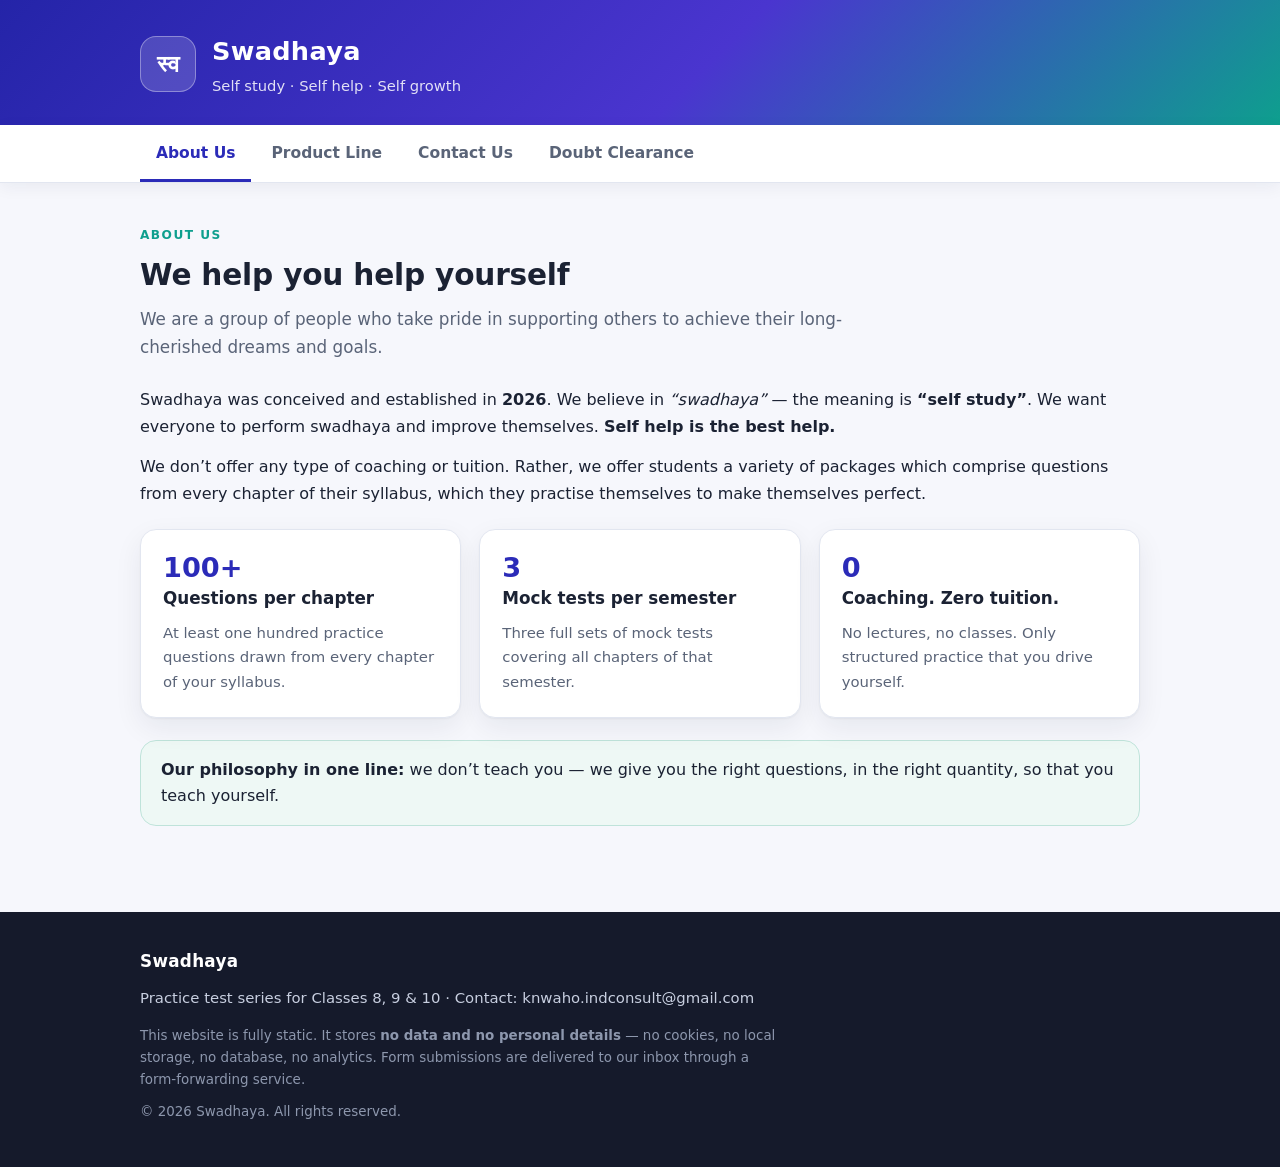
<file: index.html>
<!DOCTYPE html>
<html lang="en">
<head>
<meta charset="utf-8">
<meta name="viewport" content="width=device-width, initial-scale=1">
<meta name="theme-color" content="#2b2bb8">
<title>Swadhaya — Practice Test Series for Classes 8, 9 &amp; 10</title>
<meta name="description" content="Swadhaya offers self-practice question packages and mock test series for CBSE/NCERT students of Classes 8, 9 and 10. Self study is the best help.">
<link rel="icon" href="data:image/svg+xml,<svg xmlns='http://www.w3.org/2000/svg' viewBox='0 0 100 100'><rect width='100' height='100' rx='22' fill='%232b2bb8'/><text x='50' y='68' font-size='54' font-family='sans-serif' fill='white' text-anchor='middle'>स्व</text></svg>">

<style>
  :root{
    --bg:#f6f7fc;
    --surface:#ffffff;
    --ink:#1b2233;
    --muted:#5a6478;
    --brand:#2b2bb8;
    --brand-dark:#1f1f93;
    --accent:#0e9f8e;
    --line:#e2e6f0;
    --danger:#c0322b;
    --radius:16px;
    --shadow:0 1px 2px rgba(20,30,60,.05), 0 10px 28px rgba(20,30,60,.07);
  }

  *,*::before,*::after{box-sizing:border-box}
  html{scroll-behavior:smooth}
  body{
    margin:0;
    font-family:system-ui,-apple-system,"Segoe UI",Roboto,"Helvetica Neue",Arial,sans-serif;
    background:var(--bg);
    color:var(--ink);
    line-height:1.65;
    -webkit-font-smoothing:antialiased;
  }
  a{color:var(--brand)}
  a:hover{color:var(--brand-dark)}

  .wrap{max-width:1040px;margin:0 auto;padding-left:20px;padding-right:20px}

  /* ---------- Header ---------- */
  .site-head{
    background:linear-gradient(135deg,#2424a8 0%,#4a35cf 55%,#0e9f8e 100%);
    color:#fff;
    padding:30px 0 26px;
  }
  .brand{display:flex;align-items:center;gap:16px}
  .mark{
    width:56px;height:56px;flex:0 0 56px;
    border-radius:16px;
    background:rgba(255,255,255,.16);
    border:1px solid rgba(255,255,255,.35);
    display:grid;place-items:center;
    font-size:1.45rem;font-weight:700;
    letter-spacing:.5px;
  }
  .brand h1{margin:0;font-size:1.6rem;letter-spacing:.3px}
  .brand .tagline{margin:2px 0 0;font-size:.92rem;color:rgba(255,255,255,.85)}

  /* ---------- Tabs ---------- */
  .tabs-wrap{
    position:sticky;top:0;z-index:30;
    background:var(--surface);
    border-bottom:1px solid var(--line);
    box-shadow:0 4px 16px rgba(20,30,60,.06);
  }
  .tabs{display:flex;gap:4px;overflow-x:auto;scrollbar-width:thin}
  .tabs [role="tab"]{
    appearance:none;background:transparent;border:0;
    font:inherit;font-weight:600;font-size:.97rem;
    color:var(--muted);
    padding:16px 16px 13px;
    cursor:pointer;
    white-space:nowrap;
    border-bottom:3px solid transparent;
    transition:color .15s, background .15s, border-color .15s;
  }
  .tabs [role="tab"]:hover{color:var(--ink);background:#f3f5fb}
  .tabs [role="tab"][aria-selected="true"]{color:var(--brand);border-bottom-color:var(--brand)}
  .tabs [role="tab"]:focus-visible{outline:2px solid var(--brand);outline-offset:-3px;border-radius:8px 8px 0 0}

  /* ---------- Panels ---------- */
  .panel{padding-top:38px;padding-bottom:64px;animation:fade .25s ease both}
  .panel[hidden]{display:none}
  @keyframes fade{from{opacity:0;transform:translateY(6px)}to{opacity:1;transform:none}}

  h2{margin:0 0 6px;font-size:clamp(1.45rem,2.6vw,1.85rem);letter-spacing:-.2px}
  h3{margin:0 0 8px;font-size:1.05rem}
  .lead{color:var(--muted);font-size:1.05rem;max-width:70ch;margin:0 0 26px}
  p{margin:0 0 14px}
  .eyebrow{
    display:inline-block;font-size:.76rem;font-weight:700;letter-spacing:.12em;
    text-transform:uppercase;color:var(--accent);margin-bottom:6px;
  }

  /* ---------- Cards / grid ---------- */
  .grid{display:grid;gap:18px;grid-template-columns:repeat(auto-fit,minmax(240px,1fr));margin:22px 0}
  .card{
    background:var(--surface);
    border:1px solid var(--line);
    border-radius:var(--radius);
    padding:22px;
    box-shadow:var(--shadow);
  }
  .card p:last-child{margin-bottom:0}
  .stat{
    font-size:1.7rem;font-weight:800;color:var(--brand);
    line-height:1.15;display:block;margin-bottom:2px;
  }
  .card .sub{color:var(--muted);font-size:.93rem}

  .class-card{text-align:center}
  .class-card .num{
    display:inline-grid;place-items:center;
    width:60px;height:60px;border-radius:50%;
    background:linear-gradient(135deg,var(--brand),var(--accent));
    color:#fff;font-weight:800;font-size:1.35rem;margin-bottom:10px;
  }

  /* ---------- Lists ---------- */
  .steps{counter-reset:s;list-style:none;padding:0;margin:18px 0;display:grid;gap:16px}
  .steps li{position:relative;padding-left:46px;margin:0}
  .steps li::before{
    counter-increment:s;content:counter(s);
    position:absolute;left:0;top:1px;
    width:32px;height:32px;border-radius:50%;
    background:var(--brand);color:#fff;
    display:grid;place-items:center;
    font-weight:700;font-size:.9rem;
  }
  .steps strong{display:block}

  /* ---------- Callouts ---------- */
  .callout{
    background:#fff9e8;border:1px solid #f0e0ac;
    border-radius:var(--radius);padding:16px 20px;margin:22px 0;
  }
  .callout.info{background:#eef4ff;border-color:#c9d9f7}
  .callout.privacy{background:#eef8f5;border-color:#bfe3da}
  .callout p:last-child{margin-bottom:0}

  /* ---------- Forms ---------- */
  .form-card{
    background:var(--surface);border:1px solid var(--line);
    border-radius:var(--radius);padding:26px;box-shadow:var(--shadow);
    max-width:760px;
  }
  .form-grid{display:grid;grid-template-columns:1fr 1fr;gap:0 20px}
  .form-grid .full{grid-column:1 / -1}
  @media (max-width:660px){.form-grid{grid-template-columns:1fr}}

  .field{margin-bottom:18px}
  .field label{display:block;font-weight:600;font-size:.92rem;margin-bottom:7px}
  .req{color:var(--danger)}
  .hint{display:block;font-weight:400;font-size:.83rem;color:var(--muted);margin-top:2px}

  input[type="text"],input[type="tel"],select,textarea{
    width:100%;padding:12px 14px;
    font:inherit;font-size:.97rem;color:var(--ink);
    background:#fdfdff;
    border:1px solid var(--line);
    border-radius:11px;
    transition:border-color .15s, box-shadow .15s, background .15s;
  }
  textarea{resize:vertical;min-height:110px}
  input:focus,select:focus,textarea:focus{
    outline:none;background:#fff;
    border-color:var(--brand);
    box-shadow:0 0 0 4px rgba(43,43,184,.13);
  }
  .field.invalid input,.field.invalid textarea,.field.invalid select{
    border-color:var(--danger);background:#fffafa;
  }
  .field.invalid input:focus,.field.invalid textarea:focus{
    box-shadow:0 0 0 4px rgba(192,50,43,.13);
  }
  .err{display:none;color:var(--danger);font-size:.84rem;margin-top:6px}
  .field.invalid .err{display:block}

  .actions{display:flex;gap:12px;flex-wrap:wrap;margin-top:4px}

  .btn{
    display:inline-flex;align-items:center;justify-content:center;gap:8px;
    font:inherit;font-weight:600;font-size:.97rem;
    padding:12px 24px;border-radius:11px;border:1px solid transparent;
    background:var(--brand);color:#fff;cursor:pointer;
    transition:background .15s, transform .06s, box-shadow .15s;
    box-shadow:0 6px 16px rgba(43,43,184,.22);
  }
  .btn:hover{background:var(--brand-dark)}
  .btn:active{transform:translateY(1px)}
  .btn:focus-visible{outline:3px solid rgba(43,43,184,.35);outline-offset:2px}
  .btn[disabled]{opacity:.65;cursor:progress;box-shadow:none}
  .btn.ghost{
    background:#fff;color:var(--brand);border-color:#c9cdf0;box-shadow:none;
  }
  .btn.ghost:hover{background:#f3f4ff}

  /* ---------- Result box ---------- */
  .result{
    margin-top:24px;padding:20px;
    border-radius:var(--radius);
  }
  .result[hidden]{display:none}
  .result h3{margin:0 0 8px;font-size:1.02rem}
  .result p{margin:0}
  .result.sending{background:#eef4ff;border:1px solid #c9d9f7;color:#1f3a8a}
  .result.ok{background:#eef8f5;border:1px solid #bfe3da;color:#0b6b5e}
  .result.fail{background:#fff0f0;border:1px solid #f3c2c2;color:#8b2020}

  /* ---------- Footer ---------- */
  .site-foot{
    background:#151a2b;color:#c8cfe0;
    padding:36px 0 44px;font-size:.93rem;
  }
  .site-foot a{color:#8fb8ff}
  .site-foot .foot-brand{
    color:#fff;font-weight:700;font-size:1.05rem;letter-spacing:.3px;margin:0 0 10px;
  }
  .site-foot .small{font-size:.84rem;color:#8d97ad;margin:10px 0 0;max-width:75ch}

  .noscript{
    background:#fff0f0;border:1px solid #f3c2c2;color:#8b2020;
    padding:14px 18px;border-radius:12px;margin:20px 0;
  }

  @media (prefers-reduced-motion:reduce){
    *{animation:none!important;transition:none!important;scroll-behavior:auto!important}
  }
</style>
</head>
<body>

<!-- ================= HEADER ================= -->
<header class="site-head">
  <div class="wrap">
    <div class="brand">
      <div class="mark" aria-hidden="true">स्व</div>
      <div>
        <h1>Swadhaya</h1>
        <p class="tagline">Self study · Self help · Self growth</p>
      </div>
    </div>
  </div>
</header>

<!-- ================= TABS ================= -->
<nav class="tabs-wrap" aria-label="Main navigation">
  <div class="wrap">
    <div class="tabs" role="tablist" aria-label="Website sections">
      <button role="tab" id="tab-about"    aria-controls="about"    aria-selected="true"  tabindex="0">About Us</button>
      <button role="tab" id="tab-products" aria-controls="products" aria-selected="false" tabindex="-1">Product Line</button>
      <button role="tab" id="tab-contact"  aria-controls="contact"  aria-selected="false" tabindex="-1">Contact Us</button>
      <button role="tab" id="tab-doubts"   aria-controls="doubts"   aria-selected="false" tabindex="-1">Doubt Clearance</button>
    </div>
  </div>
</nav>

<main id="main">

  <noscript>
    <div class="wrap"><p class="noscript"><strong>JavaScript is off.</strong> You can still submit the Contact Us and Doubt Clearance forms — they will be delivered to us automatically.</p></div>
  </noscript>

  <!-- ============================================================
       TAB 1 — ABOUT US
  ============================================================= -->
  <section class="panel wrap" id="about" role="tabpanel" aria-labelledby="tab-about">
    <span class="eyebrow">About Us</span>
    <h2>We help you help yourself</h2>
    <p class="lead">
      We are a group of people who take pride in supporting others to achieve their
      long-cherished dreams and goals.
    </p>

    <p>
      Swadhaya was conceived and established in <strong>2026</strong>. We believe in
      <em>“swadhaya”</em> — the meaning is <strong>“self study”</strong>. We want everyone to
      perform swadhaya and improve themselves. <strong>Self help is the best help.</strong>
    </p>

    <p>
      We don’t offer any type of coaching or tuition. Rather, we offer students a variety of
      packages which comprise questions from every chapter of their syllabus, which they
      practise themselves to make themselves perfect.
    </p>

    <div class="grid">
      <div class="card">
        <span class="stat">100+</span>
        <h3>Questions per chapter</h3>
        <p class="sub">At least one hundred practice questions drawn from every chapter of your syllabus.</p>
      </div>
      <div class="card">
        <span class="stat">3</span>
        <h3>Mock tests per semester</h3>
        <p class="sub">Three full sets of mock tests covering all chapters of that semester.</p>
      </div>
      <div class="card">
        <span class="stat">0</span>
        <h3>Coaching. Zero tuition.</h3>
        <p class="sub">No lectures, no classes. Only structured practice that you drive yourself.</p>
      </div>
    </div>

    <div class="callout privacy">
      <p><strong>Our philosophy in one line:</strong> we don’t teach you — we give you the
      right questions, in the right quantity, so that you teach yourself.</p>
    </div>
  </section>

  <!-- ============================================================
       TAB 2 — PRODUCT LINE
  ============================================================= -->
  <section class="panel wrap" id="products" role="tabpanel" aria-labelledby="tab-products" hidden>
    <span class="eyebrow">Product Line</span>
    <h2>Practice test series</h2>
    <p class="lead">
      At present we offer practice test series for students of standard <strong>8th, 9th and 10th</strong>.
    </p>

    <div class="grid">
      <div class="card class-card">
        <span class="num">8</span>
        <h3>Class 8</h3>
        <p class="sub">Chapter-wise question sets + 3 full-semester mock tests</p>
      </div>
      <div class="card class-card">
        <span class="num">9</span>
        <h3>Class 9</h3>
        <p class="sub">Chapter-wise question sets + 3 full-semester mock tests</p>
      </div>
      <div class="card class-card">
        <span class="num">10</span>
        <h3>Class 10</h3>
        <p class="sub">Chapter-wise question sets + 3 full-semester mock tests</p>
      </div>
    </div>

    <h3 style="margin-top:34px">How to get started</h3>
    <ol class="steps">
      <li>
        <strong>Tell us what you want to practise</strong>
        Go to the <a href="#contact">Contact Us</a> section and mention the
        chapter name along with the subject you wish to practise.
      </li>
      <li>
        <strong>We share the exam link</strong>
        As soon as we receive your request, we send you the exam link for that chapter.
      </li>
      <li>
        <strong>Practise on your own</strong>
        Attempt the question set at your own pace, then review your answers and improve.
      </li>
      <li>
        <strong>Finish with the mock tests</strong>
        Complete three mock tests covering all chapters of the semester to check your readiness.
      </li>
    </ol>

    <div class="callout">
      <p><strong>Please note:</strong> chapter names should be as per <strong>CBSE / NCERT</strong>.
      Just reach the <a href="#contact">Contact Us</a> section and mention the
      chapter name with the subject you wish to practise — we’ll share the exam link with you.</p>
    </div>
  </section>

  <!-- ============================================================
       TAB 3 — CONTACT US
  ============================================================= -->
  <section class="panel wrap" id="contact" role="tabpanel" aria-labelledby="tab-contact" hidden>
    <span class="eyebrow">Contact Us</span>
    <h2>Request a test series</h2>
    <p class="lead">
      If you are interested in taking the test series, share the <strong>subject name</strong> and
      <strong>chapter names</strong> along with your <strong>name</strong> and
      <strong>phone number</strong>. Your details go straight to our inbox.
    </p>

    <div class="callout info">
      <p><strong>Price:</strong> normally <strong>₹50 per subject and per chapter</strong>.
      Depending upon the need of the student, the bill can vary. Once we receive your request,
      the offer for your particular exam is shared with you.</p>
    </div>

    <div class="form-card">
      <form id="contactForm"
            action="https://formsubmit.co/knwaho.indconsult@gmail.com"
            method="POST"
            novalidate>

        <!-- Used only if JavaScript is disabled -->
        <input type="hidden" name="_subject" value="Swadhaya — Test series request">
        <input type="hidden" name="_template" value="table">
        <input type="hidden" name="_captcha" value="false">

        <div class="form-grid">

          <div class="field">
            <label for="cName">Full name <span class="req">*</span></label>
            <input id="cName" name="Name" type="text" autocomplete="name" placeholder="e.g. Ananya Sharma">
            <span class="err" aria-live="polite"></span>
          </div>

          <div class="field">
            <label for="cPhone">Mobile number <span class="req">*</span></label>
            <input id="cPhone" name="Mobile" type="tel" inputmode="tel" autocomplete="tel" placeholder="e.g. 98765 43210">
            <span class="err" aria-live="polite"></span>
          </div>

          <div class="field">
            <label for="cSubject">Subject <span class="req">*</span></label>
            <input id="cSubject" name="Subject" type="text" placeholder="e.g. Science, Mathematics, Social Science">
            <span class="err" aria-live="polite"></span>
          </div>

          <div class="field">
            <label for="cClass">Class / Standard <span class="hint">Optional, helps us prepare faster</span></label>
            <select id="cClass" name="Class">
              <option value="">Select class</option>
              <option>Class 8</option>
              <option>Class 9</option>
              <option>Class 10</option>
            </select>
            <span class="err" aria-live="polite"></span>
          </div>

          <div class="field full">
            <label for="cChapters">Chapter name(s) — as per CBSE / NCERT <span class="req">*</span></label>
            <textarea id="cChapters" name="Chapters" rows="4"
              placeholder="e.g. Chapter 1 – Crop Production and Management; Chapter 2 – Microorganisms: Friend and Foe"></textarea>
            <span class="err" aria-live="polite"></span>
          </div>

        </div>

        <div class="actions">
          <button class="btn" type="submit">Send my details</button>
          <button class="btn ghost" type="reset">Clear form</button>
        </div>
      </form>

      <div class="result" id="contactResult" role="status" aria-live="polite" hidden>
        <h3 class="result-title"></h3>
        <p class="result-msg"></p>
      </div>
    </div>

    <div class="callout privacy" style="margin-top:28px">
      <p><strong>Your privacy:</strong> this website itself stores <strong>no data and no personal
      details</strong> — no cookies, no local storage, no database, no analytics. When you submit a
      form, the details are delivered to our inbox through a form-forwarding service
      (FormSubmit.co) and are not retained by this website.</p>
    </div>
  </section>

  <!-- ============================================================
       TAB 4 — DOUBT CLEARANCE
  ============================================================= -->
  <section class="panel wrap" id="doubts" role="tabpanel" aria-labelledby="tab-doubts" hidden>
    <span class="eyebrow">Doubt Clearance</span>
    <h2>Get your specific doubts cleared</h2>
    <p class="lead">
      Customised service — specific doubts can be cleared by us, one to one.
    </p>

    <p>
      In the doubt clearance section, share your <strong>name</strong>, <strong>mobile number</strong>
      and your <strong>doubt</strong> as a description. We will get back to you.
    </p>

    <div class="callout">
      <p><strong>Please note:</strong> doubt clearances are on a <strong>chargeable basis</strong>
      and start at <strong>Rs. 300 per hour</strong>.
      Once the student confirms the payment details, the session is conducted
      <strong>one to one</strong>, either through <strong>Google Meet</strong> or through
      <strong>WhatsApp</strong>.</p>
    </div>

    <div class="form-card">
      <form id="doubtForm"
            action="https://formsubmit.co/knwaho.indconsult@gmail.com"
            method="POST"
            novalidate>

        <!-- Used only if JavaScript is disabled -->
        <input type="hidden" name="_subject" value="Swadhaya — Doubt clearance request">
        <input type="hidden" name="_template" value="table">
        <input type="hidden" name="_captcha" value="false">

        <div class="form-grid">

          <div class="field">
            <label for="dName">Full name <span class="req">*</span></label>
            <input id="dName" name="Name" type="text" autocomplete="name" placeholder="e.g. Rohan Verma">
            <span class="err" aria-live="polite"></span>
          </div>

          <div class="field">
            <label for="dPhone">Mobile number <span class="req">*</span></label>
            <input id="dPhone" name="Mobile" type="tel" inputmode="tel" autocomplete="tel" placeholder="e.g. 98765 43210">
            <span class="err" aria-live="polite"></span>
          </div>

          <div class="field full">
            <label for="dDoubt">Your doubt / question <span class="req">*</span></label>
            <textarea id="dDoubt" name="Doubt" rows="5"
              placeholder="Describe your doubt clearly — subject, chapter and exactly what you are stuck on."></textarea>
            <span class="err" aria-live="polite"></span>
          </div>

        </div>

        <div class="actions">
          <button class="btn" type="submit">Send my doubt</button>
          <button class="btn ghost" type="reset">Clear form</button>
        </div>
      </form>

      <div class="result" id="doubtResult" role="status" aria-live="polite" hidden>
        <h3 class="result-title"></h3>
        <p class="result-msg"></p>
      </div>
    </div>

    <div class="callout privacy" style="margin-top:28px">
      <p><strong>Your privacy:</strong> again, no data and no personal details are stored on this
      website. Nothing is saved in your browser and nothing is kept on any server here — your
      details are delivered straight to our inbox through a form-forwarding service
      (FormSubmit.co).</p>
    </div>
  </section>

</main>

<!-- ================= FOOTER ================= -->
<footer class="site-foot">
  <div class="wrap">
    <p class="foot-brand">Swadhaya</p>
    <p>Practice test series for Classes 8, 9 &amp; 10 · Contact: knwaho.indconsult@gmail.com</p>
    <p class="small">
      This website is fully static. It stores <strong>no data and no personal details</strong> —
      no cookies, no local storage, no database, no analytics. Form submissions are delivered to
      our inbox through a form-forwarding service.
    </p>
    <p class="small">© 2026 Swadhaya. All rights reserved.</p>
  </div>
</footer>

<script>
(function () {
  'use strict';

  /* =========================================================
     CONFIG
  ========================================================= */
  var FORM_ENDPOINT = 'https://formsubmit.co/ajax/knwaho.indconsult@gmail.com';

  /* =========================================================
     TABS
  ========================================================= */
  var tabs   = Array.prototype.slice.call(document.querySelectorAll('[role="tab"]'));
  var panels = Array.prototype.slice.call(document.querySelectorAll('[role="tabpanel"]'));
  var DEFAULT_TAB = 'about';

  function panelIds() { return panels.map(function (p) { return p.id; }); }

  function activateTab(id, opts) {
    opts = opts || {};
    if (panelIds().indexOf(id) === -1) { id = DEFAULT_TAB; }

    panels.forEach(function (p) { p.hidden = (p.id !== id); });

    tabs.forEach(function (t) {
      var on = (t.getAttribute('aria-controls') === id);
      t.setAttribute('aria-selected', on ? 'true' : 'false');
      t.tabIndex = on ? 0 : -1;
      if (on && opts.focusTab) { t.focus(); }
    });

    if (opts.updateHash !== false) {
      if (window.history && window.history.replaceState) {
        window.history.replaceState(null, '', '#' + id);
      } else {
        window.location.hash = id;
      }
    }

    if (opts.scroll) {
      var nav = document.querySelector('.tabs-wrap');
      var y = nav ? (nav.getBoundingClientRect().top + window.pageYOffset) : 0;
      window.scrollTo({ top: Math.max(0, y - 2), behavior: 'smooth' });
    }
  }

  tabs.forEach(function (tab) {
    tab.addEventListener('click', function () {
      activateTab(tab.getAttribute('aria-controls'), { scroll: true });
    });
  });

  var tablist = document.querySelector('[role="tablist"]');
  if (tablist) {
    tablist.addEventListener('keydown', function (e) {
      var i = tabs.indexOf(document.activeElement);
      if (i === -1) { return; }
      var next = null;

      if (e.key === 'ArrowRight') { next = (i + 1) % tabs.length; }
      else if (e.key === 'ArrowLeft') { next = (i - 1 + tabs.length) % tabs.length; }
      else if (e.key === 'Home') { next = 0; }
      else if (e.key === 'End') { next = tabs.length - 1; }
      else { return; }

      e.preventDefault();
      activateTab(tabs[next].getAttribute('aria-controls'), { focusTab: true });
    });
  }

  document.addEventListener('click', function (e) {
    var link = e.target.closest ? e.target.closest('a[href^="#"]') : null;
    if (!link) { return; }
    var id = link.getAttribute('href').slice(1);
    if (panelIds().indexOf(id) !== -1) {
      e.preventDefault();
      activateTab(id, { scroll: true });
    }
  });

  window.addEventListener('hashchange', function () {
    activateTab((window.location.hash || '').replace('#', '') || DEFAULT_TAB,
                 { updateHash: false, scroll: true });
  });

  (function initTab() {
    var initial = (window.location.hash || '').replace('#', '');
    activateTab(initial || DEFAULT_TAB, { updateHash: !!initial, scroll: false });
  })();

  /* =========================================================
     HELPERS
  ========================================================= */
  function postToFormService(payload) {
    if (!window.fetch) {
      return Promise.reject(new Error('fetch not supported'));
    }
    return fetch(FORM_ENDPOINT, {
      method: 'POST',
      headers: {
        'Content-Type': 'application/json',
        'Accept': 'application/json'
      },
      body: JSON.stringify(payload)
    }).then(function (res) {
      return res.text().then(function (text) {
        var data = null;
        try { data = text ? JSON.parse(text) : null; } catch (err) { data = null; }
        if (!res.ok) {
          throw new Error((data && data.message) || ('Server responded with ' + res.status));
        }
        if (data && (data.success === 'false' || data.success === false)) {
          throw new Error(data.message || 'Submission rejected by the form service.');
        }
        return data || { success: 'true' };
      });
    });
  }

  function setError(input, message) {
    var field = input.closest('.field');
    if (!field) { return; }
    var err = field.querySelector('.err');
    if (message) {
      field.classList.add('invalid');
      input.setAttribute('aria-invalid', 'true');
      if (err) { err.textContent = message; }
    } else {
      field.classList.remove('invalid');
      input.removeAttribute('aria-invalid');
      if (err) { err.textContent = ''; }
    }
  }

  function isPhone(value) {
    var digits = value.replace(/[^0-9]/g, '');
    return digits.length >= 10 && digits.length <= 15;
  }

  function requireText(input, message, minLen) {
    var v = input.value.trim();
    if (v.length === 0) { setError(input, message); return false; }
    if (minLen && v.length < minLen) {
      setError(input, 'Please enter at least ' + minLen + ' characters.');
      return false;
    }
    setError(input, '');
    return true;
  }

  function clearForm(form) {
    Array.prototype.forEach.call(form.elements, function (el) {
      if (el.type === 'hidden') { return; }
      if (el.tagName === 'SELECT') { el.selectedIndex = 0; }
      else if (el.type !== 'submit' && el.type !== 'button' && el.type !== 'reset') {
        el.value = '';
      }
    });
    Array.prototype.forEach.call(form.querySelectorAll('.field'), function (f) {
      f.classList.remove('invalid');
    });
    Array.prototype.forEach.call(form.querySelectorAll('.err'), function (er) {
      er.textContent = '';
    });
  }

  function setResult(box, state, title, message) {
    if (!box) { return; }
    box.hidden = false;
    box.classList.remove('sending', 'ok', 'fail');
    box.classList.add(state);
    var t = box.querySelector('.result-title');
    var m = box.querySelector('.result-msg');
    if (t) { t.textContent = title; }
    if (m) { m.textContent = message; }
  }

  /* =========================================================
     SHARED SUBMIT PIPELINE  —  fully automatic, no email app
  ========================================================= */
  function submitForm(opts) {
    var form  = opts.form;
    var box   = opts.box;
    var btn   = form.querySelector('button[type="submit"]');
    var label = btn ? btn.textContent : '';

    if (btn) { btn.disabled = true; btn.textContent = 'Sending…'; }
    setResult(box, 'sending', 'Sending your details…', 'Please wait a moment.');

    postToFormService(opts.payload).then(function () {
      setResult(box, 'ok', '✓ Sent successfully',
        'Thank you. Your details have been delivered to us. We will contact you shortly on the mobile number you shared.');
      clearForm(form);
    }).catch(function (err) {
      setResult(box, 'fail', 'Sending failed',
        'We could not deliver your details right now. Please check your internet connection and try again. If the problem continues, email us at knwaho.indconsult@gmail.com.');
      if (window.console && console.error) { console.error('Form delivery failed:', err); }
    }).then(function () {
      if (btn) { btn.disabled = false; btn.textContent = label; }
    });
  }

  /* =========================================================
     CONTACT FORM
  ========================================================= */
  var contactForm = document.getElementById('contactForm');
  if (contactForm) {
    var cName     = contactForm.elements.Name;
    var cPhone    = contactForm.elements.Mobile;
    var cSubject  = contactForm.elements.Subject;
    var cClass    = contactForm.elements.Class;
    var cChapters = contactForm.elements.Chapters;

    contactForm.addEventListener('submit', function (e) {
      e.preventDefault();

      var ok = true;
      if (!requireText(cName, 'Please enter your name.', 2)) { ok = false; }
      if (!requireText(cPhone, 'Please enter your mobile number.')) { ok = false; }
      else if (!isPhone(cPhone.value)) {
        setError(cPhone, 'Please enter a valid mobile number (10–15 digits).');
        ok = false;
      }
      if (!requireText(cSubject, 'Please enter the subject.', 2)) { ok = false; }
      if (!requireText(cChapters, 'Please enter at least one chapter name.', 3)) { ok = false; }

      if (!ok) {
        var firstBad = contactForm.querySelector('.field.invalid input, .field.invalid textarea');
        if (firstBad) { firstBad.focus(); }
        return;
      }

      var name     = cName.value.trim();
      var phone    = cPhone.value.trim();
      var subject  = cSubject.value.trim();
      var klass    = cClass.value;
      var chapters = cChapters.value.trim();

      submitForm({
        form: contactForm,
        box: document.getElementById('contactResult'),
        payload: {
          _subject:  'Swadhaya | Test series request | ' + subject + ' | ' + name,
          _template: 'table',
          _captcha:  'false',
          'Form':     'Contact Us — Test series request',
          'Name':     name,
          'Mobile':   phone,
          'Subject':  subject,
          'Class':    klass || '—',
          'Chapters': chapters
        }
      });
    });

    contactForm.addEventListener('reset', function () {
      setTimeout(function () {
        Array.prototype.forEach.call(contactForm.querySelectorAll('.field'), function (f) {
          f.classList.remove('invalid');
        });
        Array.prototype.forEach.call(contactForm.querySelectorAll('.err'), function (er) {
          er.textContent = '';
        });
        var box = document.getElementById('contactResult');
        if (box) { box.hidden = true; }
      }, 0);
    });
  }

  /* =========================================================
     DOUBT FORM
  ========================================================= */
  var doubtForm = document.getElementById('doubtForm');
  if (doubtForm) {
    var dName  = doubtForm.elements.Name;
    var dPhone = doubtForm.elements.Mobile;
    var dDoubt = doubtForm.elements.Doubt;

    doubtForm.addEventListener('submit', function (e) {
      e.preventDefault();

      var ok = true;
      if (!requireText(dName, 'Please enter your name.', 2)) { ok = false; }
      if (!requireText(dPhone, 'Please enter your mobile number.')) { ok = false; }
      else if (!isPhone(dPhone.value)) {
        setError(dPhone, 'Please enter a valid mobile number (10–15 digits).');
        ok = false;
      }
      if (!requireText(dDoubt, 'Please describe your doubt.', 10)) { ok = false; }

      if (!ok) {
        var firstBad = doubtForm.querySelector('.field.invalid input, .field.invalid textarea');
        if (firstBad) { firstBad.focus(); }
        return;
      }

      var name  = dName.value.trim();
      var phone = dPhone.value.trim();
      var doubt = dDoubt.value.trim();

      submitForm({
        form: doubtForm,
        box: document.getElementById('doubtResult'),
        payload: {
          _subject:  'Swadhaya | Doubt clearance request | ' + name,
          _template: 'table',
          _captcha:  'false',
          'Form':     'Doubt Clearance',
          'Name':     name,
          'Mobile':   phone,
          'Doubt':    doubt
        }
      });
    });

    doubtForm.addEventListener('reset', function () {
      setTimeout(function () {
        Array.prototype.forEach.call(doubtForm.querySelectorAll('.field'), function (f) {
          f.classList.remove('invalid');
        });
        Array.prototype.forEach.call(doubtForm.querySelectorAll('.err'), function (er) {
          er.textContent = '';
        });
        var box = document.getElementById('doubtResult');
        if (box) { box.hidden = true; }
      }, 0);
    });
  }

})();
</script>
</body>
</html>
</file>
